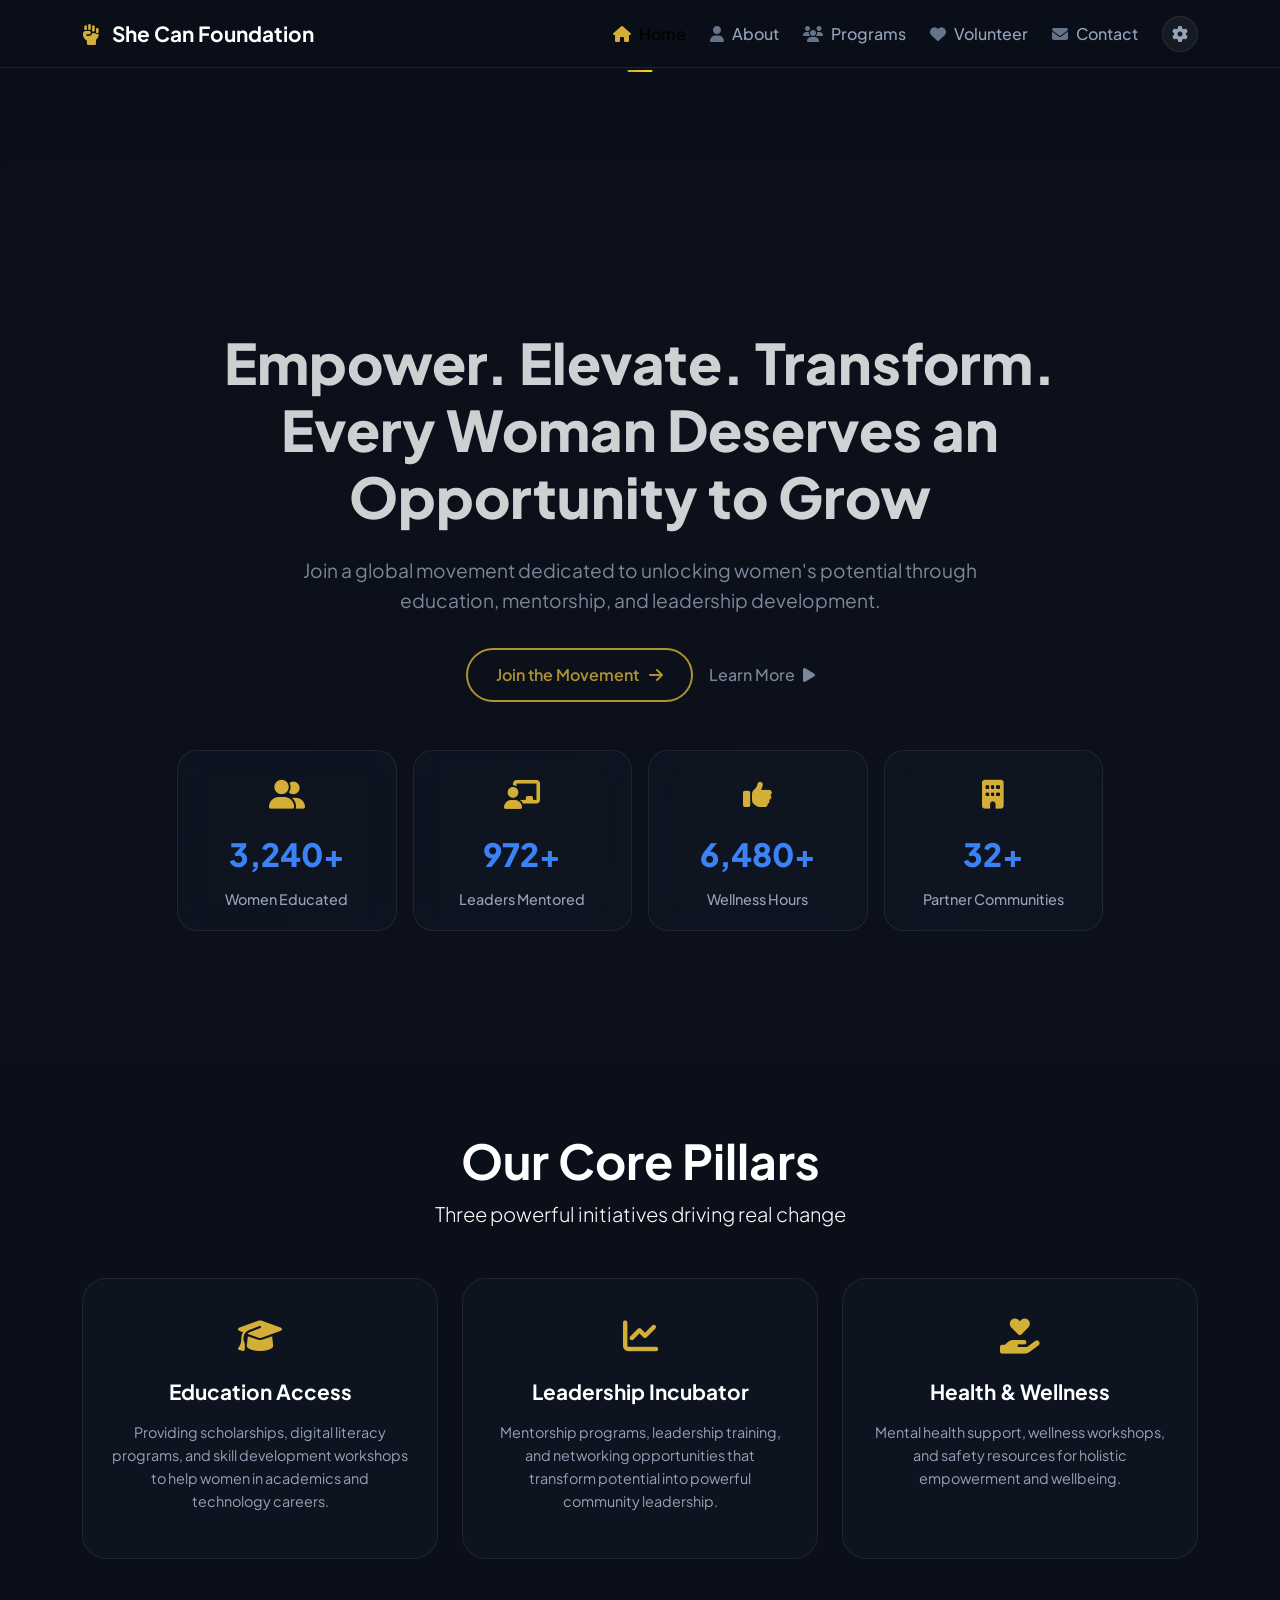
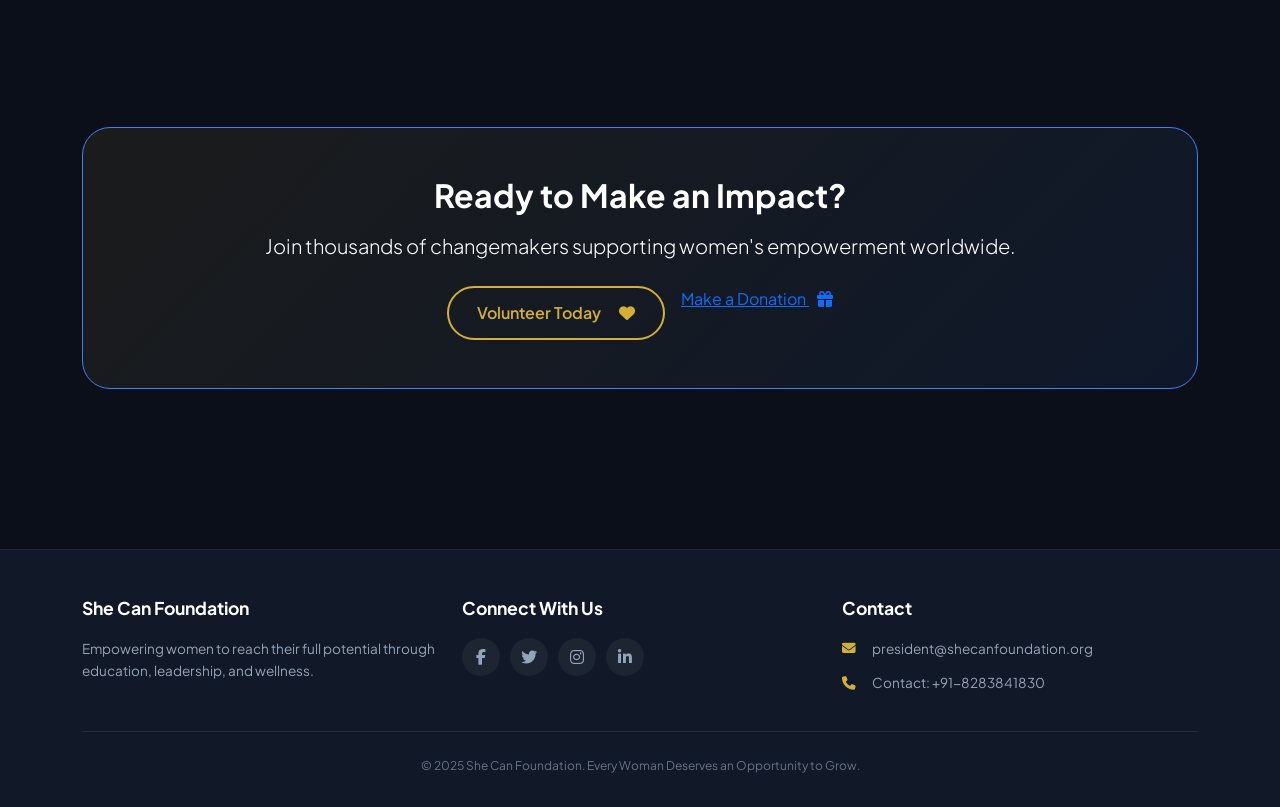
<file: index.html>
<!DOCTYPE html>
<html lang="en">
<head>
  <meta charset="UTF-8">
  <meta name="viewport" content="width=device-width, initial-scale=1.0, viewport-fit=cover">
  <title>She Can Foundation | Home</title>
  
  <link href="https://cdn.jsdelivr.net/npm/bootstrap@5.3.0/dist/css/bootstrap.min.css" rel="stylesheet">
  <link rel="stylesheet" href="https://cdnjs.cloudflare.com/ajax/libs/font-awesome/6.4.0/css/all.min.css">
  <link href="https://fonts.googleapis.com/css2?family=Plus+Jakarta+Sans:wght@300;400;500;600;700;800&display=swap" rel="stylesheet">
  <link rel="stylesheet" href="style.css">
  
  <style>
    /* Additional fix for navbar spacing */
    body {
      padding-top: 0;
      margin: 0;
    }
    
    /* Fixed navbar */
    .navbar {
      position: fixed;
      top: 0;
      left: 0;
      right: 0;
      z-index: 1000;
      background: rgba(11, 15, 25, 0.95);
      backdrop-filter: blur(20px);
      padding: 12px 0;
    }
    
    /* IMPORTANT: Spacer to push content below fixed navbar */
    .navbar-spacer {
      height: 80px;
      width: 100%;
    }
    
    @media (max-width: 768px) {
      .navbar-spacer {
        height: 70px;
      }
    }
  </style>
</head>
<body>

<!-- Fixed Navigation -->
<nav class="navbar navbar-expand-lg">
  <div class="container">
    <a class="navbar-brand" href="index.html">
      <i class="fas fa-fist-raised"></i> She Can Foundation
    </a>
    <button class="navbar-toggler" type="button" data-bs-toggle="collapse" data-bs-target="#navbarNav">
      <span class="navbar-toggler-icon"></span>
    </button>
    <div class="collapse navbar-collapse" id="navbarNav">
      <ul class="navbar-nav ms-auto align-items-center gap-2">
        <li class="nav-item"><a class="nav-link active" href="index.html"><i class="fas fa-home"></i> Home</a></li>
        <li class="nav-item"><a class="nav-link" href="about.html"><i class="fas fa-user"></i> About</a></li>
        <li class="nav-item"><a class="nav-link" href="programs.html"><i class="fas fa-users"></i> Programs</a></li>
        <li class="nav-item"><a class="nav-link" href="volunteer.html"><i class="fas fa-heart"></i> Volunteer</a></li>
        <li class="nav-item"><a class="nav-link" href="contact.html"><i class="fas fa-envelope"></i> Contact</a></li>
        <li class="nav-item ms-2"><div class="nav-icon-btn"><i class="fas fa-cog"></i></div></li>
      </ul>
    </div>
  </div>
</nav>
<!-- Spacer to prevent navbar overlap -->
<div class="navbar-spacer"></div>

<!-- ✅ CRITICAL FIX: Spacer div to prevent navbar from covering content -->
<div class="navbar-spacer"></div>

<!-- Hero Section -->
<section class="hero-section" style="padding-top: 0;">
  <div class="hero-bg"></div>
  <div class="container">
    <div class="row justify-content-center text-center">
      <div class="col-lg-10">
        <h1 class="main-heading" style="margin-top: 0;">
          Empower. Elevate. <span class="gradient-gold">Transform.</span><br>
          Every Woman Deserves an Opportunity to Grow
        </h1>
        <p class="hero-subtext">
          Join a global movement dedicated to unlocking women's potential through education, mentorship, and leadership development.
        </p>
        <div class="d-flex flex-wrap gap-3 justify-content-center mb-5">
          <a href="volunteer.html" class="btn-gold-outline">Join the Movement <i class="fas fa-arrow-right"></i></a>
          <a href="about.html" class="btn-text-link">Learn More <i class="fas fa-play"></i></a>
        </div>
        
        <div class="impact-counters">
          <div class="row g-3 justify-content-center">
            <div class="col-md-3 col-6">
              <div class="counter-card">
                <div class="counter-icon"><i class="fas fa-user-friends"></i></div>
                <div class="counter-number"><span class="counter-value" data-target="5000">0</span>+</div>
                <div class="counter-label">Women Educated</div>
              </div>
            </div>
            <div class="col-md-3 col-6">
              <div class="counter-card">
                <div class="counter-icon"><i class="fas fa-chalkboard-teacher"></i></div>
                <div class="counter-number"><span class="counter-value" data-target="1500">0</span>+</div>
                <div class="counter-label">Leaders Mentored</div>
              </div>
            </div>
            <div class="col-md-3 col-6">
              <div class="counter-card">
                <div class="counter-icon"><i class="fas fa-thumbs-up"></i></div>
                <div class="counter-number"><span class="counter-value" data-target="10000">0</span>+</div>
                <div class="counter-label">Wellness Hours</div>
              </div>
            </div>
            <div class="col-md-3 col-6">
              <div class="counter-card">
                <div class="counter-icon"><i class="fas fa-building"></i></div>
                <div class="counter-number"><span class="counter-value" data-target="50">0</span>+</div>
                <div class="counter-label">Partner Communities</div>
              </div>
            </div>
          </div>
        </div>
      </div>
    </div>
  </div>
</section>

<!-- Core Pillars Section -->
<section class="container py-5 my-4">
  <div class="text-center mb-5">
    <h2 class="display-5 fw-bold">Our <span class="gradient-gold">Core Pillars</span></h2>
    <p class="lead">Three powerful initiatives driving real change</p>
  </div>
  
  <div class="row g-4">
    <div class="col-md-4">
      <div class="pillar-card text-center">
        <div class="pillar-icon"><i class="fas fa-graduation-cap"></i></div>
        <h3 class="h4 fw-bold mb-3">Education Access</h3>
        <p>Providing scholarships, digital literacy programs, and skill development workshops to help women in academics and technology careers.</p>
      </div>
    </div>
    <div class="col-md-4">
      <div class="pillar-card text-center">
        <div class="pillar-icon"><i class="fas fa-chart-line"></i></div>
        <h3 class="h4 fw-bold mb-3">Leadership Incubator</h3>
        <p>Mentorship programs, leadership training, and networking opportunities that transform potential into powerful community leadership.</p>
      </div>
    </div>
    <div class="col-md-4">
      <div class="pillar-card text-center">
        <div class="pillar-icon"><i class="fas fa-hand-holding-heart"></i></div>
        <h3 class="h4 fw-bold mb-3">Health & Wellness</h3>
        <p>Mental health support, wellness workshops, and safety resources for holistic empowerment and wellbeing.</p>
      </div>
    </div>
  </div>
</section>

<!-- CTA Section -->
<section class="container py-5 mb-4">
  <div class="cta-card text-center">
    <h2 class="display-5 fw-bold mb-3">Ready to Make an Impact?</h2>
    <p class="lead mb-4">Join thousands of changemakers supporting women's empowerment worldwide.</p>
    <div class="d-flex gap-3 justify-content-center flex-wrap">
      <a href="volunteer.html" class="btn-gold-outline">Volunteer Today <i class="fas fa-heart ms-2"></i></a>
      <a href="#" class="btn-outline-custom">Make a Donation <i class="fas fa-gift ms-2"></i></a>
    </div>
  </div>
</section>

<!-- Footer -->
<footer class="footer">
  <div class="container">
    <div class="row">
      <div class="col-md-4 mb-4 mb-md-0">
        <h5>She Can Foundation</h5>
        <p>Empowering women to reach their full potential through education, leadership, and wellness.</p>
      </div>
      <div class="col-md-4 mb-4 mb-md-0">
        <h5>Connect With Us</h5>
        <div class="footer-social-icons">
          <a href="#" class="footer-social-icon"><i class="fab fa-facebook-f"></i></a>
          <a href="#" class="footer-social-icon"><i class="fab fa-twitter"></i></a>
          <a href="#" class="footer-social-icon"><i class="fab fa-instagram"></i></a>
          <a href="#" class="footer-social-icon"><i class="fab fa-linkedin-in"></i></a>
        </div>
      </div>
      <div class="col-md-4">
        <h5>Contact</h5>
        <div class="footer-contact-item"><i class="fas fa-envelope"></i><span>president@shecanfoundation.org</span></div>
        <div class="footer-contact-item"><i class="fas fa-phone"></i><span>Contact: +91-8283841830</span></div>
      </div>
    </div>
    <div class="copyright">© 2025 She Can Foundation. Every Woman Deserves an Opportunity to Grow.</div>
  </div>
</footer>

<button class="scroll-top" id="scrollTopBtn"><i class="fas fa-arrow-up"></i></button>

<script src="https://cdn.jsdelivr.net/npm/bootstrap@5.3.0/dist/js/bootstrap.bundle.min.js"></script>
<script src="app.js"></script>
</body>
</html>
</file>
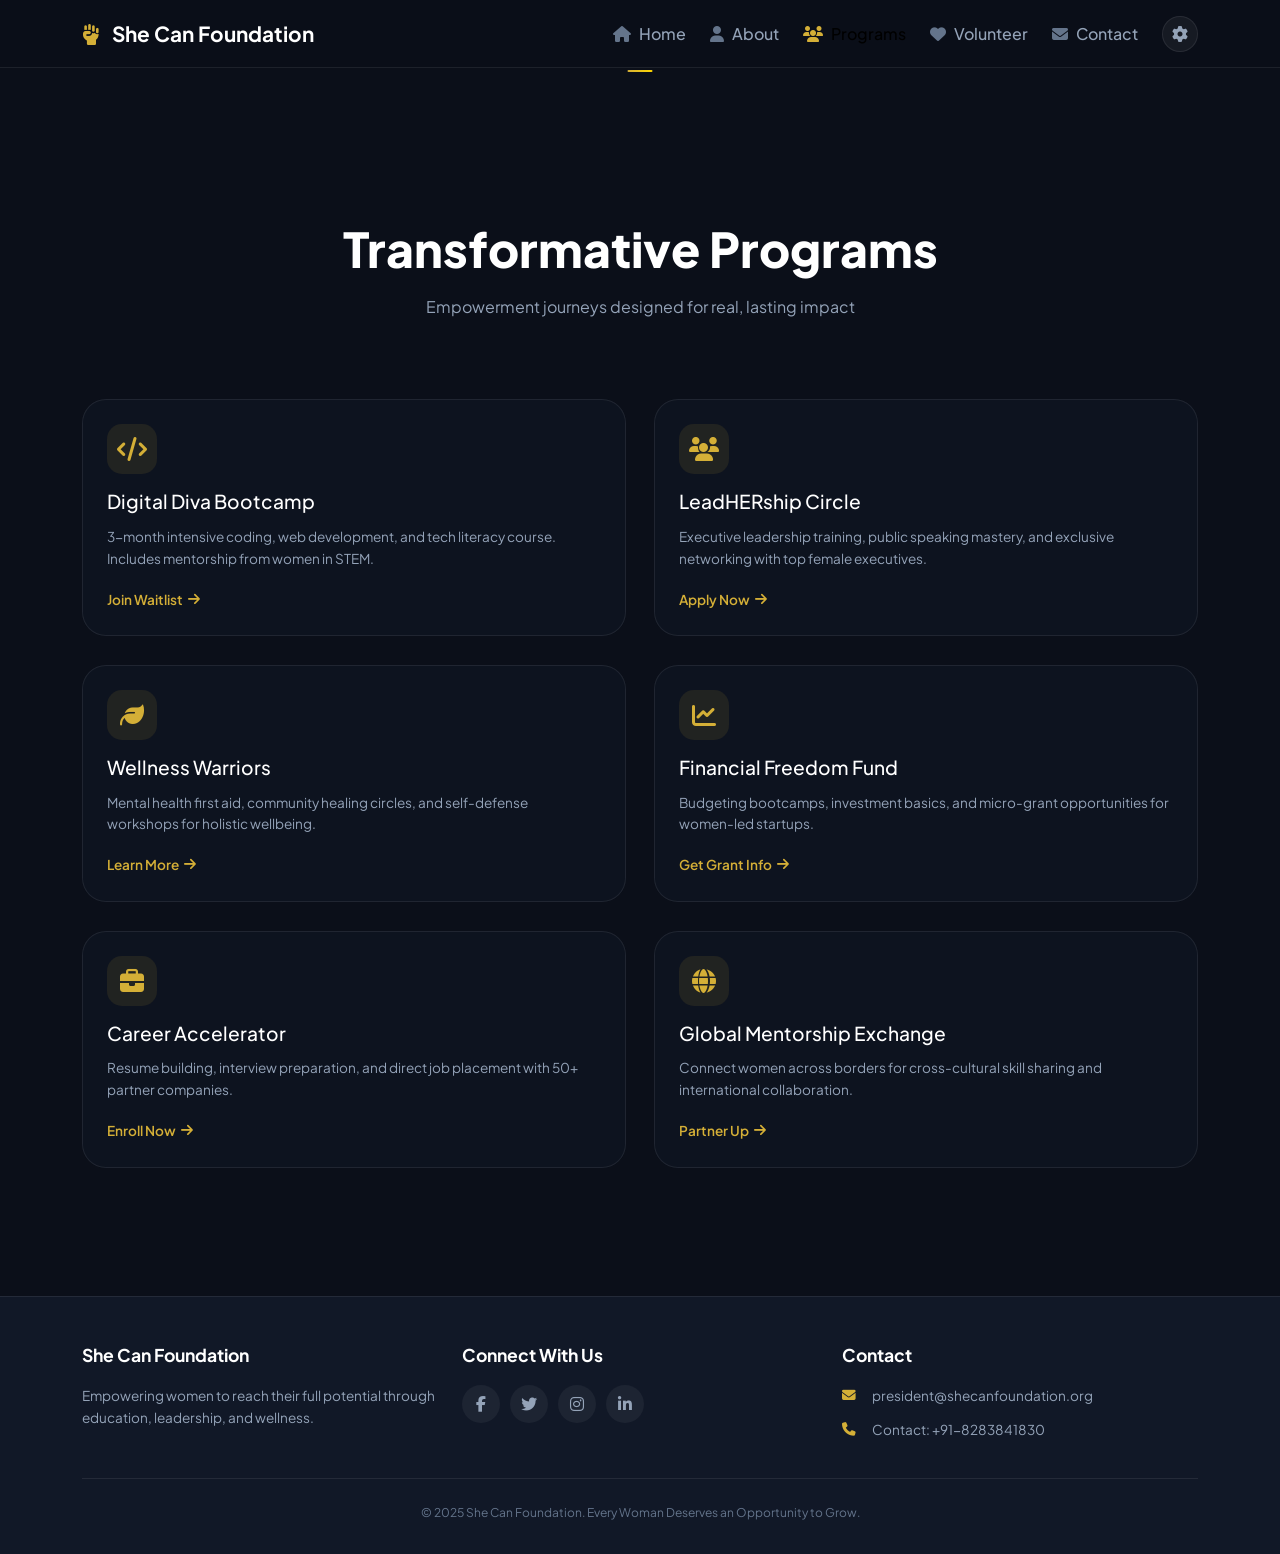
<file: programs.html>
<!DOCTYPE html>
<html lang="en">
<head>
  <meta charset="UTF-8">
  <meta name="viewport" content="width=device-width, initial-scale=1.0, viewport-fit=cover">
  <title>She Can Foundation | Programs</title>
  
  <link href="https://cdn.jsdelivr.net/npm/bootstrap@5.3.0/dist/css/bootstrap.min.css" rel="stylesheet">
  <link rel="stylesheet" href="https://cdnjs.cloudflare.com/ajax/libs/font-awesome/6.4.0/css/all.min.css">
  <link href="https://fonts.googleapis.com/css2?family=Plus+Jakarta+Sans:wght@300;400;500;600;700;800&display=swap" rel="stylesheet">
  <link rel="stylesheet" href="style.css">
  
  <style>
    .navbar {
      position: fixed;
      top: 0;
      left: 0;
      right: 0;
      z-index: 1000;
      background: rgba(11, 15, 25, 0.95);
      backdrop-filter: blur(20px);
      padding: 12px 0;
    }
    
    .navbar-spacer {
      height: 80px;
      width: 100%;
    }
    
    @media (max-width: 768px) {
      .navbar-spacer {
        height: 70px;
      }
    }
    
    /* Program card image styles */
    .program-card {
      position: relative;
      overflow: hidden;
    }
    
    .program-card-bg {
      position: absolute;
      top: 0;
      left: 0;
      width: 100%;
      height: 100%;
      background-size: cover;
      background-position: center;
      opacity: 0.15;
      z-index: 0;
      transition: opacity 0.3s ease;
    }
    
    .program-card:hover .program-card-bg {
      opacity: 0.25;
    }
    
    .program-card-content {
      position: relative;
      z-index: 1;
    }
  </style>
</head>
<body>

<nav class="navbar navbar-expand-lg">
  <div class="container">
    <a class="navbar-brand" href="index.html"><i class="fas fa-fist-raised"></i> She Can Foundation</a>
    <button class="navbar-toggler" type="button" data-bs-toggle="collapse" data-bs-target="#navbarNav">
      <span class="navbar-toggler-icon"></span>
    </button>
    <div class="collapse navbar-collapse" id="navbarNav">
      <ul class="navbar-nav ms-auto align-items-center gap-2">
        <li class="nav-item"><a class="nav-link" href="index.html"><i class="fas fa-home"></i> Home</a></li>
        <li class="nav-item"><a class="nav-link" href="about.html"><i class="fas fa-user"></i> About</a></li>
        <li class="nav-item"><a class="nav-link active" href="programs.html"><i class="fas fa-users"></i> Programs</a></li>
        <li class="nav-item"><a class="nav-link" href="volunteer.html"><i class="fas fa-heart"></i> Volunteer</a></li>
        <li class="nav-item"><a class="nav-link" href="contact.html"><i class="fas fa-envelope"></i> Contact</a></li>
        <li class="nav-item ms-2"><div class="nav-icon-btn"><i class="fas fa-cog"></i></div></li>
      </ul>
    </div>
  </div>
</nav>

<!-- Spacer -->
<div class="navbar-spacer"></div>

<!-- Programs Hero -->
<div class="programs-hero" style="text-align: center; padding: 2rem 0;">
  <div class="container">
    <h1>Transformative <span class="gradient-gold">Programs</span></h1>
    <p class="programs-subtitle" style="color: var(--text-secondary);">Empowerment journeys designed for real, lasting impact</p>
  </div>
</div>

<!-- Programs Grid with Images -->
<section class="programs-section" style="padding: 2rem 0 4rem;">
  <div class="container">
    <div class="programs-grid">
      
      <!-- Program 1: Digital Diva Bootcamp -->
      <div class="program-card">
        <div class="program-card-bg" style="background-image: url('https://images.unsplash.com/photo-1516321318423-f06f85e504b3?w=600&h=400&fit=crop');"></div>
        <div class="program-card-content">
          <div class="program-icon"><i class="fas fa-code"></i></div>
          <h3>Digital Diva Bootcamp</h3>
          <p class="program-description">3-month intensive coding, web development, and tech literacy course. Includes mentorship from women in STEM.</p>
          <a href="volunteer.html" class="program-link">Join Waitlist <i class="fas fa-arrow-right"></i></a>
        </div>
      </div>
      
      <!-- Program 2: LeadHERship Circle -->
      <div class="program-card">
        <div class="program-card-bg" style="background-image: url('https://images.unsplash.com/photo-1557804506-669a67965ba0?w=600&h=400&fit=crop');"></div>
        <div class="program-card-content">
          <div class="program-icon"><i class="fas fa-users"></i></div>
          <h3>LeadHERship Circle</h3>
          <p class="program-description">Executive leadership training, public speaking mastery, and exclusive networking with top female executives.</p>
          <a href="volunteer.html" class="program-link">Apply Now <i class="fas fa-arrow-right"></i></a>
        </div>
      </div>
      
      <!-- Program 3: Wellness Warriors -->
      <div class="program-card">
        <div class="program-card-bg" style="background-image: url('https://images.unsplash.com/photo-1544367567-0f2fcb009e0b?w=600&h=400&fit=crop');"></div>
        <div class="program-card-content">
          <div class="program-icon"><i class="fas fa-leaf"></i></div>
          <h3>Wellness Warriors</h3>
          <p class="program-description">Mental health first aid, community healing circles, and self-defense workshops for holistic wellbeing.</p>
          <a href="volunteer.html" class="program-link">Learn More <i class="fas fa-arrow-right"></i></a>
        </div>
      </div>
      
      <!-- Program 4: Financial Freedom Fund -->
      <div class="program-card">
        <div class="program-card-bg" style="background-image: url('https://images.unsplash.com/photo-1579621970563-ebec7560ff3e?w=600&h=400&fit=crop');"></div>
        <div class="program-card-content">
          <div class="program-icon"><i class="fas fa-chart-line"></i></div>
          <h3>Financial Freedom Fund</h3>
          <p class="program-description">Budgeting bootcamps, investment basics, and micro-grant opportunities for women-led startups.</p>
          <a href="#" class="program-link">Get Grant Info <i class="fas fa-arrow-right"></i></a>
        </div>
      </div>
      
      <!-- Program 5: Career Accelerator -->
      <div class="program-card">
        <div class="program-card-bg" style="background-image: url('https://images.unsplash.com/photo-1523240795612-9a054b0db644?w=600&h=400&fit=crop');"></div>
        <div class="program-card-content">
          <div class="program-icon"><i class="fas fa-briefcase"></i></div>
          <h3>Career Accelerator</h3>
          <p class="program-description">Resume building, interview preparation, and direct job placement with 50+ partner companies.</p>
          <a href="volunteer.html" class="program-link">Enroll Now <i class="fas fa-arrow-right"></i></a>
        </div>
      </div>
      
      <!-- Program 6: Global Mentorship Exchange -->
      <div class="program-card">
        <div class="program-card-bg" style="background-image: url('https://images.unsplash.com/photo-1522071820081-009f0129c71c?w=600&h=400&fit=crop');"></div>
        <div class="program-card-content">
          <div class="program-icon"><i class="fas fa-globe"></i></div>
          <h3>Global Mentorship Exchange</h3>
          <p class="program-description">Connect women across borders for cross-cultural skill sharing and international collaboration.</p>
          <a href="contact.html" class="program-link">Partner Up <i class="fas fa-arrow-right"></i></a>
        </div>
      </div>
      
    </div>
  </div>
</section>

<!-- Footer -->
<footer class="footer">
  <div class="container">
    <div class="row">
      <div class="col-md-4 mb-4 mb-md-0">
        <h5>She Can Foundation</h5>
        <p>Empowering women to reach their full potential through education, leadership, and wellness.</p>
      </div>
      <div class="col-md-4 mb-4 mb-md-0">
        <h5>Connect With Us</h5>
        <div class="footer-social-icons">
          <a href="#" class="footer-social-icon"><i class="fab fa-facebook-f"></i></a>
          <a href="#" class="footer-social-icon"><i class="fab fa-twitter"></i></a>
          <a href="#" class="footer-social-icon"><i class="fab fa-instagram"></i></a>
          <a href="#" class="footer-social-icon"><i class="fab fa-linkedin-in"></i></a>
        </div>
      </div>
      <div class="col-md-4">
        <h5>Contact</h5>
        <div class="footer-contact-item"><i class="fas fa-envelope"></i><span>president@shecanfoundation.org</span></div>
        <div class="footer-contact-item"><i class="fas fa-phone"></i><span>Contact: +91-8283841830</span></div>
      </div>
    </div>
    <div class="copyright">© 2025 She Can Foundation. Every Woman Deserves an Opportunity to Grow.</div>
  </div>
</footer>

<button class="scroll-top" id="scrollTopBtn"><i class="fas fa-arrow-up"></i></button>

<script src="https://cdn.jsdelivr.net/npm/bootstrap@5.3.0/dist/js/bootstrap.bundle.min.js"></script>
<script src="app.js"></script>
</body>
</html>
</file>
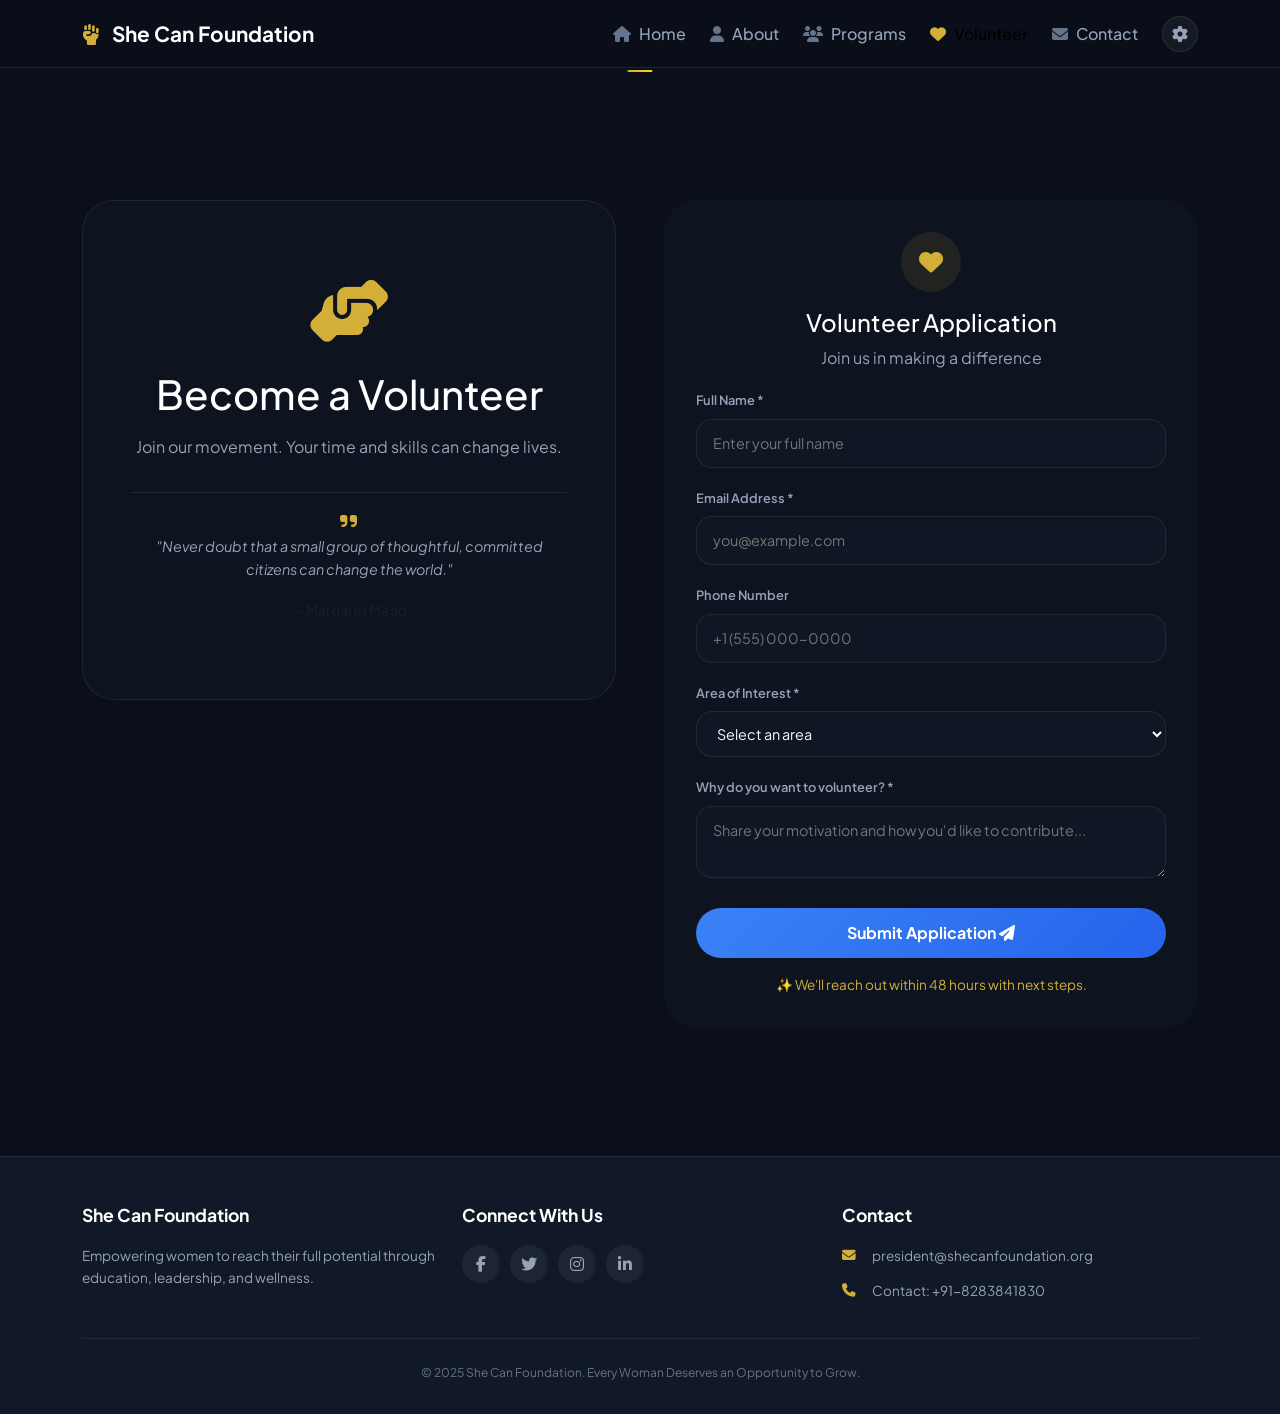
<file: volunteer.html>
<!DOCTYPE html>
<html lang="en">
<head>
  <meta charset="UTF-8">
  <meta name="viewport" content="width=device-width, initial-scale=1.0, viewport-fit=cover">
  <title>She Can Foundation | Volunteer</title>
  
  <link href="https://cdn.jsdelivr.net/npm/bootstrap@5.3.0/dist/css/bootstrap.min.css" rel="stylesheet">
  <link rel="stylesheet" href="https://cdnjs.cloudflare.com/ajax/libs/font-awesome/6.4.0/css/all.min.css">
  <link href="https://fonts.googleapis.com/css2?family=Plus+Jakarta+Sans:wght@300;400;500;600;700;800&display=swap" rel="stylesheet">
  <link rel="stylesheet" href="style.css">
  
  <style>
    .navbar {
      position: fixed;
      top: 0;
      left: 0;
      right: 0;
      z-index: 1000;
      background: rgba(11, 15, 25, 0.95);
      backdrop-filter: blur(20px);
      padding: 12px 0;
    }
    
    .navbar-spacer {
      height: 80px;
      width: 100%;
    }
    
    @media (max-width: 768px) {
      .navbar-spacer {
        height: 70px;
      }
    }
    
    .left-pane {
      position: relative;
      overflow: hidden;
    }
    
    .left-pane-bg {
      position: absolute;
      top: 0;
      left: 0;
      width: 100%;
      height: 100%;
      background-image: url('https://images.unsplash.com/photo-1559027615-cd4628902d4a?w=800&h=1000&fit=crop');
      background-size: cover;
      background-position: center;
      opacity: 0.15;
      z-index: 0;
      transition: opacity 0.3s ease;
    }
    
    .left-pane:hover .left-pane-bg {
      opacity: 0.22;
    }
    
    .left-pane-content {
      position: relative;
      z-index: 1;
    }
  </style>
</head>
<body>

<nav class="navbar navbar-expand-lg">
  <div class="container">
    <a class="navbar-brand" href="index.html"><i class="fas fa-fist-raised"></i> She Can Foundation</a>
    <button class="navbar-toggler" type="button" data-bs-toggle="collapse" data-bs-target="#navbarNav">
      <span class="navbar-toggler-icon"></span>
    </button>
    <div class="collapse navbar-collapse" id="navbarNav">
      <ul class="navbar-nav ms-auto align-items-center gap-2">
        <li class="nav-item"><a class="nav-link" href="index.html"><i class="fas fa-home"></i> Home</a></li>
        <li class="nav-item"><a class="nav-link" href="about.html"><i class="fas fa-user"></i> About</a></li>
        <li class="nav-item"><a class="nav-link" href="programs.html"><i class="fas fa-users"></i> Programs</a></li>
        <li class="nav-item"><a class="nav-link active" href="volunteer.html"><i class="fas fa-heart"></i> Volunteer</a></li>
        <li class="nav-item"><a class="nav-link" href="contact.html"><i class="fas fa-envelope"></i> Contact</a></li>
        <li class="nav-item ms-2"><div class="nav-icon-btn"><i class="fas fa-cog"></i></div></li>
      </ul>
    </div>
  </div>
</nav>

<!-- Spacer -->
<div class="navbar-spacer"></div>

<!-- Volunteer Section -->
<div class="volunteer-section" style="padding: 2rem 0 4rem;">
  <div class="container">
    <div class="row g-5 align-items-stretch">
      
      <!-- Left Pane - WITH BACKGROUND IMAGE -->
      <div class="col-lg-6">
        <div class="left-pane" style="padding: 3rem; border-radius: 32px; background: var(--bg-glass); backdrop-filter: blur(12px); min-height: 500px; display: flex; align-items: center;">
          <div class="left-pane-bg"></div>
          <div class="left-pane-content text-center" style="width: 100%;">
            <div class="volunteer-icon-large"><i class="fas fa-hands-helping" style="font-size: 4rem; color: var(--accent-gold);"></i></div>
            <h1 style="font-size: 2.5rem; margin-bottom: 1rem;">Become a <span class="gradient-gold">Volunteer</span></h1>
            <p style="color: var(--text-secondary);">Join our movement. Your time and skills can change lives.</p>
            <div class="inspiration-quote" style="margin-top: 2rem; padding-top: 1rem; border-top: 1px solid var(--border-glass);">
              <i class="fas fa-quote-right" style="color: var(--accent-gold);"></i>
              <p style="font-style: italic;">"Never doubt that a small group of thoughtful, committed citizens can change the world."</p>
              <small class="text-muted">— Margaret Mead</small>
            </div>
          </div>
        </div>
      </div>
      
      <!-- Right Pane - Form -->
      <div class="col-lg-6">
        <div class="form-card" style="background: var(--bg-glass); backdrop-filter: blur(16px); border-radius: 32px; padding: 2rem;">
          <div class="form-header text-center">
            <div class="form-icon" style="width: 60px; height: 60px; background: rgba(212,175,55,0.1); border-radius: 50%; display: inline-flex; align-items: center; justify-content: center; margin-bottom: 1rem;">
              <i class="fas fa-heart" style="color: var(--accent-gold); font-size: 1.5rem;"></i>
            </div>
            <h2 style="font-size: 1.5rem;">Volunteer Application</h2>
            <p style="color: var(--text-secondary);">Join us in making a difference</p>
          </div>
          
          <form id="volunteerForm">
            <div class="mb-3">
              <label class="form-label">Full Name <span class="required-star">*</span></label>
              <input type="text" class="glass-input" placeholder="Enter your full name" required>
            </div>
            <div class="mb-3">
              <label class="form-label">Email Address <span class="required-star">*</span></label>
              <input type="email" class="glass-input" placeholder="you@example.com" required>
            </div>
            <div class="mb-3">
              <label class="form-label">Phone Number</label>
              <input type="tel" class="glass-input" placeholder="+1 (555) 000-0000">
            </div>
            <div class="mb-3">
              <label class="form-label">Area of Interest <span class="required-star">*</span></label>
              <select class="glass-select" required>
                <option value="" disabled selected>Select an area</option>
                <option>Mentorship & Coaching</option>
                <option>Event Support</option>
                <option>Fundraising & Outreach</option>
                <option>Digital Marketing & Social Media</option>
                <option>Program Facilitation</option>
              </select>
            </div>
            <div class="mb-4">
              <label class="form-label">Why do you want to volunteer? <span class="required-star">*</span></label>
              <textarea class="glass-textarea" placeholder="Share your motivation and how you'd like to contribute..." required></textarea>
            </div>
            <button type="submit" class="submit-btn">Submit Application <i class="fas fa-paper-plane"></i></button>
            <div class="subtext-badge text-center mt-3" style="color: var(--accent-gold); font-size: 0.85rem;">✨ We'll reach out within 48 hours with next steps.</div>
          </form>
        </div>
      </div>
    </div>
  </div>
</div>

<!-- Footer -->
<footer class="footer">
  <div class="container">
    <div class="row">
      <div class="col-md-4 mb-4 mb-md-0">
        <h5>She Can Foundation</h5>
        <p>Empowering women to reach their full potential through education, leadership, and wellness.</p>
      </div>
      <div class="col-md-4 mb-4 mb-md-0">
        <h5>Connect With Us</h5>
        <div class="footer-social-icons">
          <a href="#" class="footer-social-icon"><i class="fab fa-facebook-f"></i></a>
          <a href="#" class="footer-social-icon"><i class="fab fa-twitter"></i></a>
          <a href="#" class="footer-social-icon"><i class="fab fa-instagram"></i></a>
          <a href="#" class="footer-social-icon"><i class="fab fa-linkedin-in"></i></a>
        </div>
      </div>
      <div class="col-md-4">
        <h5>Contact</h5>
        <div class="footer-contact-item"><i class="fas fa-envelope"></i><span>president@shecanfoundation.org</span></div>
        <div class="footer-contact-item"><i class="fas fa-phone"></i><span>Contact: +91-8283841830</span></div>
      </div>
    </div>
    <div class="copyright">© 2025 She Can Foundation. Every Woman Deserves an Opportunity to Grow.</div>
  </div>
</footer>

<button class="scroll-top" id="scrollTopBtn"><i class="fas fa-arrow-up"></i></button>

<script src="https://cdn.jsdelivr.net/npm/bootstrap@5.3.0/dist/js/bootstrap.bundle.min.js"></script>
<script src="app.js"></script>
</body>
</html>
</file>
<file: style.css>
/* ============================================
   SHE CAN FOUNDATION - PREMIUM DESIGN SYSTEM
   FIXED: Mobile responsive spacing for navbar
   ============================================ */

@import url('https://fonts.googleapis.com/css2?family=Plus+Jakarta+Sans:wght@300;400;500;600;700;800&display=swap');

/* ============================================
   CSS VARIABLES
   ============================================ */

/* Critical fix for navbar spacing */
body {
  padding-top: 0;
  margin: 0;
}

.navbar {
  position: fixed;
  top: 0;
  left: 0;
  right: 0;
  z-index: 1000;
}

.navbar-spacer {
  height: 85px;
  width: 100%;
}

@media (max-width: 768px) {
  .navbar-spacer {
    height: 75px;
  }
}
   :root {
  --bg-primary: #0b0f19;
  --bg-secondary: #111827;
  --bg-card: rgba(17, 24, 39, 0.7);
  --bg-glass: rgba(17, 24, 39, 0.5);
  --bg-glass-light: rgba(17, 24, 39, 0.6);
  --accent-gold: #d4af37;
  --accent-gold-dark: #b8941e;
  --accent-gold-glow: rgba(212, 175, 55, 0.15);
  --accent-blue: #3b82f6;
  --accent-blue-dark: #2563eb;
  --accent-blue-glow: rgba(59, 130, 246, 0.25);
  --text-primary: #ffffff;
  --text-secondary: #94a3b8;
  --text-muted: #64748b;
  --border-glass: rgba(255, 255, 255, 0.08);
  --shadow-gold: 0 0 20px rgba(212, 175, 55, 0.15);
  --shadow-blue: 0 0 30px rgba(59, 130, 246, 0.2);
  --transition-smooth: all 0.3s cubic-bezier(0.4, 0, 0.2, 1);
  --radius-xl: 32px;
  --radius-full: 9999px;
}

* {
  margin: 0;
  padding: 0;
  box-sizing: border-box;
}

html {
  scroll-behavior: smooth;
  scroll-padding-top: 100px;
}

body {
  font-family: 'Plus Jakarta Sans', sans-serif;
  background: var(--bg-primary);
  color: var(--text-primary);
  line-height: 1.6;
  overflow-x: hidden;
  min-height: 100vh;
}

/* Custom Scrollbar */
::-webkit-scrollbar {
  width: 8px;
}

::-webkit-scrollbar-track {
  background: var(--bg-secondary);
}

::-webkit-scrollbar-thumb {
  background: var(--accent-gold);
  border-radius: 10px;
}

/* Gradient Text */
.gradient-text {
  background: linear-gradient(135deg, var(--accent-gold), #ffd700);
  background-clip: text;
  -webkit-background-clip: text;
  color: transparent;
}

/* ============================================
   NAVIGATION BAR - FIXED
   ============================================ */

.navbar {
  background: rgba(11, 15, 25, 0.95);
  backdrop-filter: blur(20px);
  border-bottom: 1px solid var(--border-glass);
  padding: 0.8rem 0;
  position: fixed;
  top: 0;
  left: 0;
  right: 0;
  z-index: 1030;
}

.navbar-brand {
  font-size: 1.3rem;
  font-weight: 700;
  color: var(--text-primary);
  text-decoration: none;
}

.navbar-brand i {
  color: var(--accent-gold);
  margin-right: 8px;
}

.nav-link {
  color: var(--text-secondary);
  font-weight: 500;
  padding: 0.5rem 1rem;
  display: flex;
  align-items: center;
  gap: 8px;
  text-decoration: none;
  transition: var(--transition-smooth);
}

.nav-link i {
  font-size: 1rem;
  color: var(--text-muted);
}

.nav-link:hover,
.nav-link.active {
  color: var(--accent-gold);
}

.nav-link:hover i,
.nav-link.active i {
  color: var(--accent-gold);
}

.nav-link.active::after {
  content: '';
  position: absolute;
  bottom: -5px;
  left: 50%;
  transform: translateX(-50%);
  width: 25px;
  height: 2px;
  background: linear-gradient(90deg, var(--accent-gold), #ffd700);
  border-radius: 3px;
}

.nav-icon-btn {
  background: rgba(255, 255, 255, 0.05);
  border: 1px solid var(--border-glass);
  border-radius: 50%;
  width: 36px;
  height: 36px;
  display: inline-flex;
  align-items: center;
  justify-content: center;
  color: var(--text-secondary);
  cursor: pointer;
  transition: var(--transition-smooth);
}

.nav-icon-btn:hover {
  background: var(--accent-gold);
  color: var(--bg-primary);
}

/* ============================================
   HERO SECTIONS - DESKTOP & MOBILE SPACING
   ============================================ */

/* Desktop spacing (screen wider than 992px) */
@media (min-width: 992px) {
  .hero-section {
    padding-top: 120px !important;
    padding-bottom: 80px;
  }
  
  .programs-hero {
    padding-top: 140px !important;
    padding-bottom: 40px;
  }
  
  .contact-hero {
    padding-top: 140px !important;
    padding-bottom: 40px;
  }
  
  .about-split-section {
    padding-top: 120px !important;
    padding-bottom: 60px;
  }
  
  .story-section {
    padding-top: 120px !important;
    padding-bottom: 40px;
  }
  
  .volunteer-section {
    padding-top: 120px !important;
    padding-bottom: 60px;
  }
}

/* Mobile spacing (screen smaller than 992px) - THIS IS THE FIX FOR YOUR ISSUE */
@media (max-width: 991px) {
  .hero-section {
    padding-top: 100px !important;
    padding-bottom: 60px;
    min-height: auto;
  }
  
  .programs-hero {
    padding-top: 100px !important;
    padding-bottom: 30px;
  }
  
  .contact-hero {
    padding-top: 100px !important;
    padding-bottom: 30px;
  }
  
  .about-split-section {
    padding-top: 90px !important;
    padding-bottom: 40px;
  }
  
  .story-section {
    padding-top: 90px !important;
    padding-bottom: 30px;
  }
  
  .volunteer-section {
    padding-top: 90px !important;
    padding-bottom: 40px;
  }
}

/* Small mobile devices (screen smaller than 576px) - EXTRA SPACING */
@media (max-width: 576px) {
  .hero-section {
    padding-top: 90px !important;
    padding-bottom: 50px;
  }
  
  .programs-hero {
    padding-top: 90px !important;
    padding-bottom: 20px;
  }
  
  .contact-hero {
    padding-top: 90px !important;
    padding-bottom: 20px;
  }
  
  .about-split-section {
    padding-top: 80px !important;
    padding-bottom: 30px;
  }
  
  .story-section {
    padding-top: 80px !important;
    padding-bottom: 20px;
  }
  
  .volunteer-section {
    padding-top: 80px !important;
    padding-bottom: 30px;
  }
}

/* ============================================
   HERO SECTION STYLES
   ============================================ */

.hero-section {
  position: relative;
  min-height: 100vh;
  display: flex;
  align-items: center;
  overflow: hidden;
}

.hero-bg {
  position: absolute;
  top: 0;
  left: 0;
  width: 100%;
  height: 100%;
  background-image: url('https://images.unsplash.com/photo-1522202176988-66273c2fd55f?w=1920&h=1080&fit=crop');
  background-size: cover;
  background-position: center;
  opacity: 0.25;
  z-index: 0;
}

.hero-bg::after {
  content: '';
  position: absolute;
  top: 0;
  left: 0;
  width: 100%;
  height: 100%;
  background: linear-gradient(135deg, rgba(11, 15, 25, 0.85) 0%, rgba(17, 24, 39, 0.7) 100%);
}

.hero-content {
  position: relative;
  z-index: 2;
  text-align: center;
  width: 100%;
  padding: 0 1rem;
}

.main-heading {
  font-size: 3.5rem;
  font-weight: 800;
  line-height: 1.2;
  margin-bottom: 1.5rem;
}

.hero-subtext {
  font-size: 1.2rem;
  color: var(--text-secondary);
  max-width: 700px;
  margin: 0 auto 2rem auto;
}

/* Mobile heading size */
@media (max-width: 768px) {
  .main-heading {
    font-size: 2rem;
  }
  
  .hero-subtext {
    font-size: 1rem;
  }
}

/* ============================================
   PROGRAMS HERO
   ============================================ */

.programs-hero {
  text-align: center;
}

.programs-hero h1 {
  font-size: 3rem;
  font-weight: 800;
  margin-bottom: 1rem;
}

@media (max-width: 768px) {
  .programs-hero h1 {
    font-size: 2rem;
  }
}

/* ============================================
   CONTACT HERO
   ============================================ */

.contact-hero {
  text-align: center;
}

.contact-hero h1 {
  font-size: 3rem;
  font-weight: 800;
  margin-bottom: 1rem;
}

@media (max-width: 768px) {
  .contact-hero h1 {
    font-size: 2rem;
  }
}

/* ============================================
   GLASS CARDS
   ============================================ */

.glass-card {
  background: var(--bg-glass);
  backdrop-filter: blur(16px);
  border: 1px solid var(--border-glass);
  border-radius: var(--radius-xl);
  transition: var(--transition-smooth);
  overflow: hidden;
}

.glass-card:hover {
  transform: translateY(-5px);
  border-color: var(--accent-gold);
  box-shadow: var(--shadow-gold);
}

/* ============================================
   BUTTONS
   ============================================ */

.btn-gold-outline {
  background: transparent;
  border: 2px solid var(--accent-gold);
  color: var(--accent-gold);
  padding: 12px 28px;
  border-radius: var(--radius-full);
  font-weight: 600;
  text-decoration: none;
  display: inline-flex;
  align-items: center;
  gap: 10px;
  transition: var(--transition-smooth);
}

.btn-gold-outline:hover {
  background: var(--accent-gold);
  color: var(--bg-primary);
  transform: translateY(-2px);
}

.btn-text-link {
  color: var(--text-secondary);
  text-decoration: none;
  font-weight: 500;
  display: inline-flex;
  align-items: center;
  gap: 8px;
  transition: var(--transition-smooth);
}

.btn-text-link:hover {
  color: var(--accent-gold);
  gap: 12px;
}

/* ============================================
   IMPACT COUNTERS
   ============================================ */

.impact-counters {
  margin-top: 3rem;
}

.counter-card {
  background: var(--bg-glass);
  backdrop-filter: blur(12px);
  border: 1px solid var(--border-glass);
  border-radius: 20px;
  padding: 1.2rem;
  text-align: center;
  transition: var(--transition-smooth);
}

.counter-card:hover {
  transform: translateY(-5px);
  border-color: var(--accent-gold);
}

.counter-icon {
  font-size: 1.8rem;
  color: var(--accent-gold);
  margin-bottom: 0.8rem;
}

.counter-number {
  font-size: 2rem;
  font-weight: 800;
  color: var(--accent-blue);
  margin-bottom: 0.5rem;
}

.counter-label {
  color: var(--text-secondary);
  font-weight: 500;
  font-size: 0.9rem;
}

/* ============================================
   PILLAR CARDS
   ============================================ */

.pillar-card {
  background: var(--bg-glass);
  backdrop-filter: blur(12px);
  border: 1px solid var(--border-glass);
  border-radius: 24px;
  padding: 1.8rem;
  text-align: center;
  transition: var(--transition-smooth);
  height: 100%;
}

.pillar-card:hover {
  transform: translateY(-5px);
  border-color: var(--accent-gold);
}

.pillar-icon {
  font-size: 2.2rem;
  color: var(--accent-gold);
  margin-bottom: 1rem;
}

.pillar-card h3 {
  font-size: 1.3rem;
  margin-bottom: 0.8rem;
}

.pillar-card p {
  font-size: 0.9rem;
  color: var(--text-secondary);
}

/* ============================================
   CTA SECTION
   ============================================ */

.cta-card {
  background: linear-gradient(135deg, rgba(212, 175, 55, 0.08), rgba(59, 130, 246, 0.08));
  border: 1px solid var(--accent-blue);
  border-radius: 28px;
  padding: 3rem 2rem;
  text-align: center;
  margin: 3rem 0;
}

.cta-card h2 {
  font-size: 2rem;
  margin-bottom: 1rem;
}

@media (max-width: 768px) {
  .cta-card {
    padding: 2rem 1rem;
  }
  
  .cta-card h2 {
    font-size: 1.5rem;
  }
}

/* ============================================
   FOOTER
   ============================================ */

.footer {
  background: var(--bg-secondary);
  border-top: 1px solid var(--border-glass);
  padding: 3rem 0 2rem;
  margin-top: 4rem;
}

.footer h5 {
  font-size: 1.1rem;
  font-weight: 700;
  margin-bottom: 1.2rem;
}

.footer p {
  color: var(--text-secondary);
  font-size: 0.85rem;
}

.footer-social-icons {
  display: flex;
  gap: 10px;
  flex-wrap: wrap;
}

.footer-social-icon {
  width: 38px;
  height: 38px;
  background: rgba(255, 255, 255, 0.05);
  border-radius: 50%;
  display: inline-flex;
  align-items: center;
  justify-content: center;
  color: var(--text-secondary);
  transition: var(--transition-smooth);
  text-decoration: none;
}

.footer-social-icon:hover {
  background: var(--accent-gold);
  color: var(--bg-primary);
  transform: translateY(-3px);
}

.footer-contact-item {
  display: flex;
  align-items: center;
  gap: 10px;
  margin-bottom: 0.8rem;
  color: var(--text-secondary);
  font-size: 0.85rem;
}

.footer-contact-item i {
  color: var(--accent-gold);
  width: 20px;
}

.copyright {
  text-align: center;
  padding-top: 1.5rem;
  margin-top: 1.5rem;
  border-top: 1px solid var(--border-glass);
  color: var(--text-muted);
  font-size: 0.75rem;
}

/* ============================================
   SCROLL TO TOP BUTTON
   ============================================ */

.scroll-top {
  position: fixed;
  bottom: 20px;
  right: 20px;
  width: 44px;
  height: 44px;
  background: var(--accent-gold);
  border-radius: 50%;
  display: flex;
  align-items: center;
  justify-content: center;
  color: var(--bg-primary);
  cursor: pointer;
  opacity: 0;
  visibility: hidden;
  transition: var(--transition-smooth);
  z-index: 999;
  border: none;
}

.scroll-top.show {
  opacity: 1;
  visibility: visible;
}

.scroll-top:hover {
  transform: translateY(-5px);
}

/* ============================================
   FORM STYLES
   ============================================ */

.glass-input, .glass-select, .glass-textarea {
  width: 100%;
  background: rgba(17, 24, 39, 0.8) !important;
  border: 1px solid var(--border-glass);
  border-radius: 16px;
  padding: 12px 16px;
  color: var(--text-primary);
  font-family: 'Plus Jakarta Sans', sans-serif;
  font-size: 0.9rem;
  transition: var(--transition-smooth);
}

.glass-input:focus, .glass-select:focus, .glass-textarea:focus {
  outline: none;
  border-color: var(--accent-gold);
  box-shadow: 0 0 0 3px var(--accent-gold-glow);
}

.form-label {
  font-weight: 600;
  margin-bottom: 0.5rem;
  color: var(--text-secondary);
  font-size: 0.8rem;
}

.submit-btn {
  background: linear-gradient(135deg, var(--accent-blue), var(--accent-blue-dark));
  border: none;
  padding: 12px 28px;
  border-radius: 60px;
  font-weight: 700;
  color: white;
  transition: var(--transition-smooth);
  width: 100%;
  cursor: pointer;
}

.submit-btn:hover {
  transform: translateY(-3px);
  box-shadow: var(--shadow-blue);
}

/* ============================================
   SUCCESS POPUP
   ============================================ */

.success-popup {
  position: fixed;
  top: 0;
  left: 0;
  width: 100%;
  height: 100%;
  background: rgba(0, 0, 0, 0.85);
  backdrop-filter: blur(8px);
  display: flex;
  align-items: center;
  justify-content: center;
  z-index: 9999;
  opacity: 0;
  visibility: hidden;
  transition: var(--transition-smooth);
}

.success-popup.active {
  opacity: 1;
  visibility: visible;
}

.popup-card {
  background: var(--bg-glass);
  backdrop-filter: blur(20px);
  border: 1px solid var(--accent-gold);
  border-radius: 28px;
  padding: 2rem;
  text-align: center;
  max-width: 380px;
  width: 90%;
}

.popup-icon {
  width: 70px;
  height: 70px;
  background: linear-gradient(135deg, rgba(16, 185, 129, 0.2), rgba(16, 185, 129, 0.05));
  border-radius: 50%;
  display: inline-flex;
  align-items: center;
  justify-content: center;
  margin-bottom: 1.2rem;
  border: 2px solid #10b981;
}

.popup-icon i {
  font-size: 2rem;
  color: #10b981;
}

.popup-card h3 {
  font-size: 1.5rem;
  font-weight: 700;
  margin-bottom: 0.5rem;
  color: #10b981;
}

.popup-card p {
  font-size: 0.9rem;
}

.close-popup-btn {
  background: linear-gradient(135deg, var(--accent-gold), #ffd700);
  border: none;
  padding: 10px 24px;
  border-radius: 60px;
  font-weight: 600;
  color: var(--bg-primary);
  cursor: pointer;
  margin-top: 0.5rem;
}

/* ============================================
   RESPONSIVE FOOTER
   ============================================ */

@media (max-width: 768px) {
  .footer {
    text-align: center;
  }
  
  .footer-social-icons {
    justify-content: center;
    margin-bottom: 1rem;
  }
  
  .footer-contact-item {
    justify-content: center;
  }
  
  .row > .col-md-4 {
    margin-bottom: 1.5rem;
  }
}

/* Animations */
@keyframes fadeUp {
  from {
    opacity: 0;
    transform: translateY(30px);
  }
  to {
    opacity: 1;
    transform: translateY(0);
  }
}

.fade-up {
  animation: fadeUp 0.6s ease forwards;
}

/* About page gallery styles */
.gallery-grid {
  display: grid;
  grid-template-columns: repeat(2, 1fr);
  gap: 1.5rem;
}

.gallery-item {
  position: relative;
  border-radius: 20px;
  overflow: hidden;
  cursor: pointer;
}

.gallery-item img {
  width: 100%;
  height: 250px;
  object-fit: cover;
  transition: transform 0.3s ease;
}

.gallery-item:hover img {
  transform: scale(1.05);
}

.gallery-overlay {
  position: absolute;
  bottom: 0;
  left: 0;
  right: 0;
  background: linear-gradient(to top, rgba(0,0,0,0.8), transparent);
  padding: 1rem;
  text-align: center;
}

.gallery-overlay h4 {
  font-size: 1rem;
  color: var(--accent-gold);
  margin-bottom: 0.2rem;
}

.gallery-overlay p {
  font-size: 0.8rem;
  color: white;
}

@media (max-width: 768px) {
  .gallery-grid {
    grid-template-columns: 1fr;
  }
}

/* Programs page card styles */
.programs-grid {
  display: grid;
  grid-template-columns: repeat(2, 1fr);
  gap: 1.8rem;
}

.program-card {
  background: var(--bg-glass);
  backdrop-filter: blur(12px);
  border: 1px solid var(--border-glass);
  border-radius: 24px;
  padding: 1.5rem;
  transition: var(--transition-smooth);
}

.program-card:hover {
  transform: translateY(-5px);
  border-color: var(--accent-gold);
}

.program-icon {
  width: 50px;
  height: 50px;
  background: rgba(212, 175, 55, 0.1);
  border-radius: 15px;
  display: flex;
  align-items: center;
  justify-content: center;
  margin-bottom: 1rem;
}

.program-icon i {
  font-size: 1.5rem;
  color: var(--accent-gold);
}

.program-card h3 {
  font-size: 1.2rem;
  margin-bottom: 0.8rem;
}

.program-description {
  font-size: 0.85rem;
  color: var(--text-secondary);
  margin-bottom: 1rem;
}

.program-link {
  color: var(--accent-gold);
  text-decoration: none;
  font-weight: 600;
  font-size: 0.85rem;
  display: inline-flex;
  align-items: center;
  gap: 5px;
}

@media (max-width: 768px) {
  .programs-grid {
    grid-template-columns: 1fr;
  }
}

/* Volunteer page styles */
.volunteer-section .left-pane,
.contact-section .left-pane {
  position: relative;
  padding: 2rem;
  border-radius: 28px;
  background: var(--bg-glass);
  backdrop-filter: blur(12px);
  border: 1px solid var(--border-glass);
  overflow: hidden;
}

.volunteer-icon-large {
  font-size: 3rem;
  color: var(--accent-gold);
  margin-bottom: 1rem;
}

.inspiration-quote {
  margin-top: 1.5rem;
  padding-top: 1rem;
  border-top: 1px solid var(--border-glass);
}

.inspiration-quote i {
  color: var(--accent-gold);
  font-size: 1.2rem;
}

.inspiration-quote p {
  font-style: italic;
  color: var(--text-secondary);
  font-size: 0.9rem;
}

/* Contact info cards */
.info-grid {
  display: grid;
  grid-template-columns: repeat(4, 1fr);
  gap: 1.5rem;
}

.info-card {
  background: var(--bg-glass);
  backdrop-filter: blur(12px);
  border: 1px solid var(--border-glass);
  border-radius: 20px;
  padding: 1.2rem;
  text-align: center;
  transition: var(--transition-smooth);
}

.info-card:hover {
  transform: translateY(-5px);
  border-color: var(--accent-gold);
}

.info-icon {
  width: 50px;
  height: 50px;
  background: rgba(212, 175, 55, 0.1);
  border-radius: 15px;
  display: flex;
  align-items: center;
  justify-content: center;
  margin: 0 auto 0.8rem;
}

.info-icon i {
  font-size: 1.3rem;
  color: var(--accent-gold);
}

.info-card h4 {
  font-size: 0.85rem;
  color: var(--text-muted);
  margin-bottom: 0.3rem;
}

.info-card p {
  font-size: 0.85rem;
  font-weight: 500;
}

@media (max-width: 992px) {
  .info-grid {
    grid-template-columns: repeat(2, 1fr);
  }
}

@media (max-width: 576px) {
  .info-grid {
    grid-template-columns: 1fr;
  }
}
</file>
